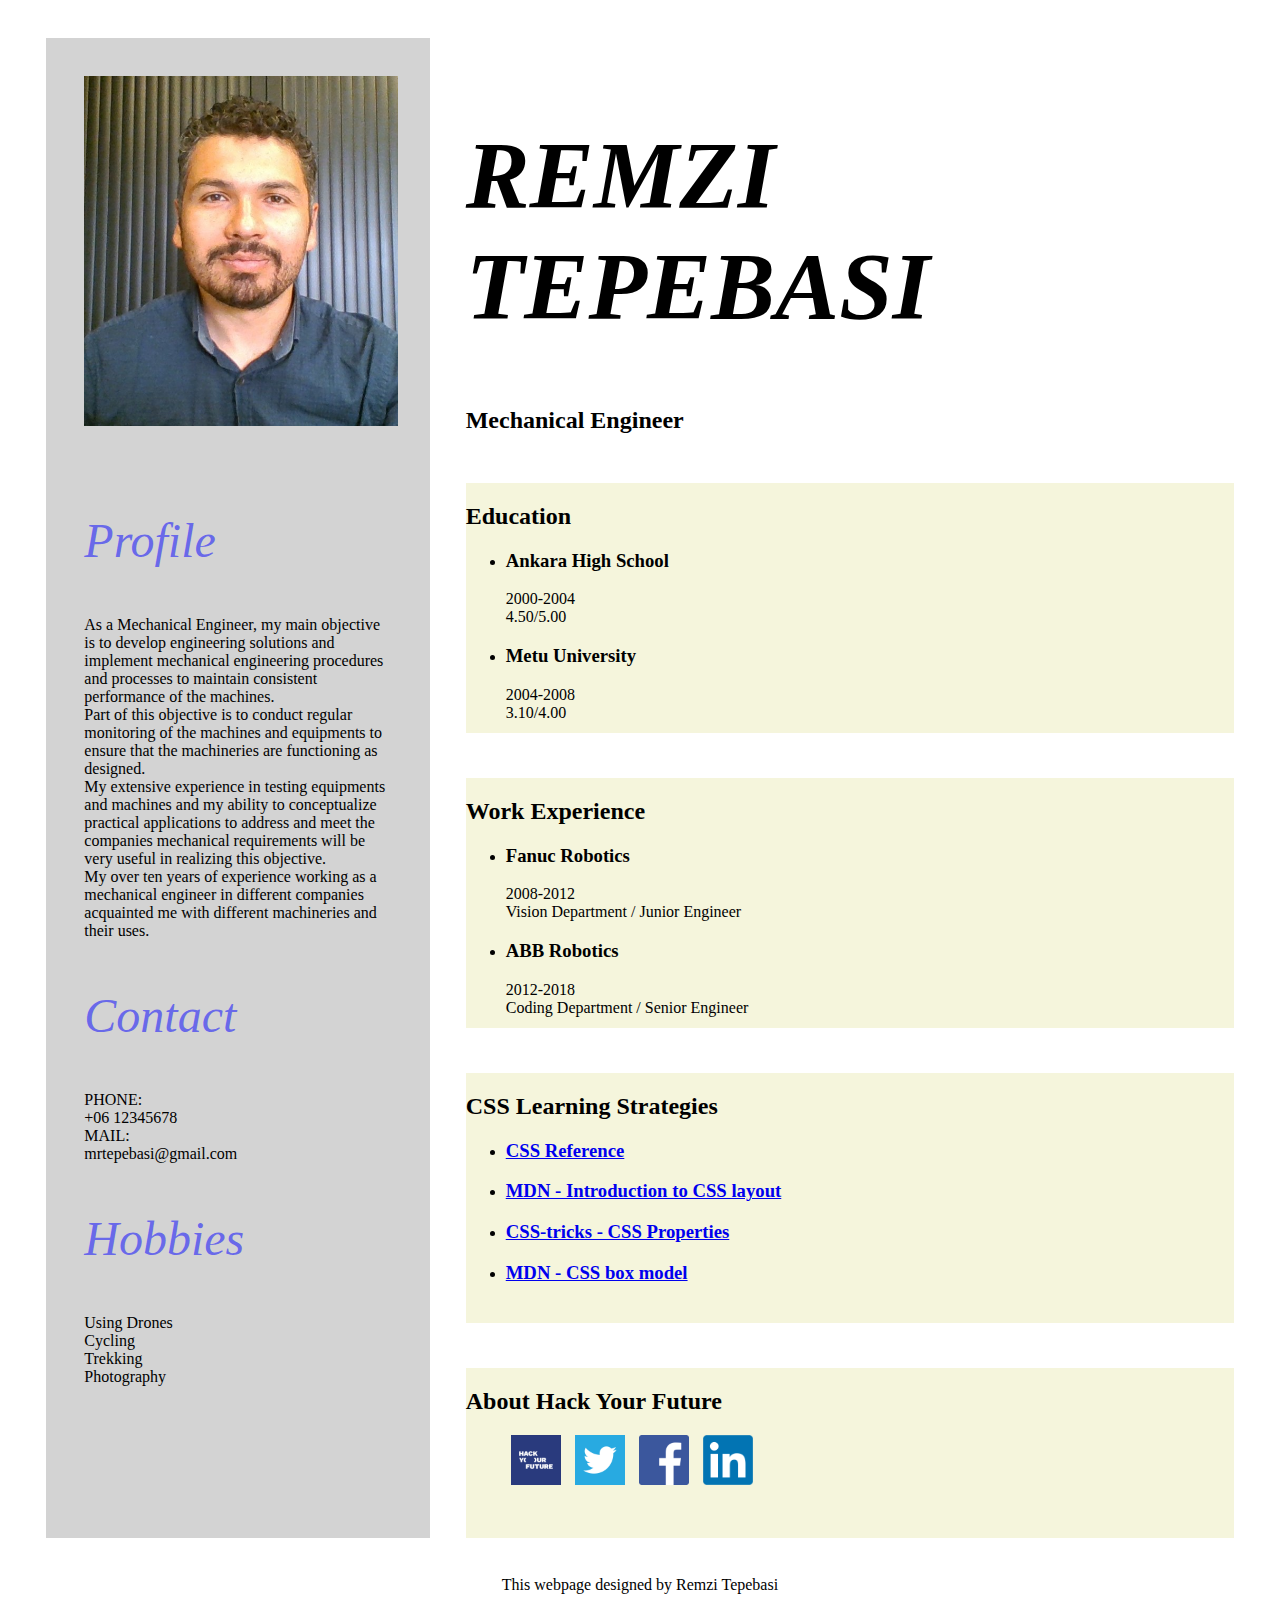
<file: week1/index.html>
<head>
    <meta charset="utf-8">
    <title> Week1: CV </title>
    <link rel="stylesheet" type="text/css" href="main.css" />
</head>

<body>
    <div class="wrapper">
        <div class="leftbox">
            <img id="photo" src="photo\foto.jpg" alt="my photo">
            <p class="subtitle">Profile</p>
            <p class="subcontent"> As a Mechanical Engineer, my main objective is to develop engineering solutions and
                implement mechanical engineering procedures and processes to maintain
                consistent performance of the machines. <br> Part of this objective is to conduct regular monitoring of
                the machines and equipments to ensure that the machineries are
                functioning as designed. <br> My extensive experience in testing equipments and machines and my ability
                to conceptualize practical applications to address
                and meet the companies mechanical requirements will be very useful in realizing this objective. <br>
                My over ten years of experience working as a mechanical engineer in different companies acquainted me
                with different machineries and their uses.</p>
            <p class="subtitle">Contact</p>
            <p class="subcontent"> PHONE: <br> +06 12345678 <br> MAIL: <br> mrtepebasi@gmail.com </p>
            <p class="subtitle">Hobbies</p>
            <p class="subcontent"> Using Drones <br> Cycling <br> Trekking <br> Photography </p>
        </div>
        <div class="info">
            <br>
            <h1>REMZI <br> TEPEBASI</h1>
            <h2>Mechanical Engineer</h2>
        </div>
        <section class="Edu">
            <h2>Education</h2>
            <ul>
                <li>
                    <h3>Ankara High School</h3>
                    <p> 2000-2004 <br> 4.50/5.00 </p>
                </li>
                <li>
                    <h3>Metu University</h3>
                    <p> 2004-2008 <br> 3.10/4.00 </p>
                </li>
            </ul>
        </section>
        <section class="Emp">
            <h2>Work Experience</h2>
            <ul>
                <li>
                    <h3>Fanuc Robotics</h3>
                    <p> 2008-2012 <br> Vision Department / Junior Engineer </p>
                </li>
                <li>
                    <h3>ABB Robotics</h3>
                    <p> 2012-2018 <br> Coding Department / Senior Engineer </p>
                </li>
            </ul>
        </section>
        <section class="Str">
            <h2>CSS Learning Strategies</h2>
            <ul>
                <li> <a href="http://cssreference.io/"><h3> CSS Reference </h3></a></li>
                <li> <a href="https://developer.mozilla.org/en-US/docs/Learn/CSS/CSS_layout/Introduction"><h3> MDN - Introduction to CSS layout </h3></a></li>
                <li> <a href="https://css-tricks.com/almanac/properties/"><h3> CSS-tricks - CSS Properties </h3></a></li>
                <li> <a href="https://developer.mozilla.org/en-US/docs/Web/CSS/CSS_Box_Model/Introduction_to_the_CSS_box_model"><h3> MDN - CSS box model </h3></a></li>
            </ul>
        </section>
        <section class="hyf">
                <h2>About Hack Your Future</h2>
                <ul class="nopunt">
                    <li> <a href="https://www.hackyourfuture.net/"><img class="logo" src="photo\hyf.png" alt="hyf logo"></a></li>
                    <li> <a href="https://twitter.com/hackyourfutures"><img class="logo" src="photo\twit.png" alt="twitter logo"></a></li>
                    <li> <a href="https://www.facebook.com/hackyourfuturenow/"><img class="logo" src="photo\face.png" alt="facebook logo"></a></li>
                    <li> <a href="https://www.linkedin.com/company/hackyourfuture/"><img class="logo" src="photo\link.png" alt="linkedin logo"></a></li>
                </ul>
            </section>
    </div>
    <footer>
        <p>This webpage designed by Remzi Tepebasi</p>
    </footer>

</body>
</file>
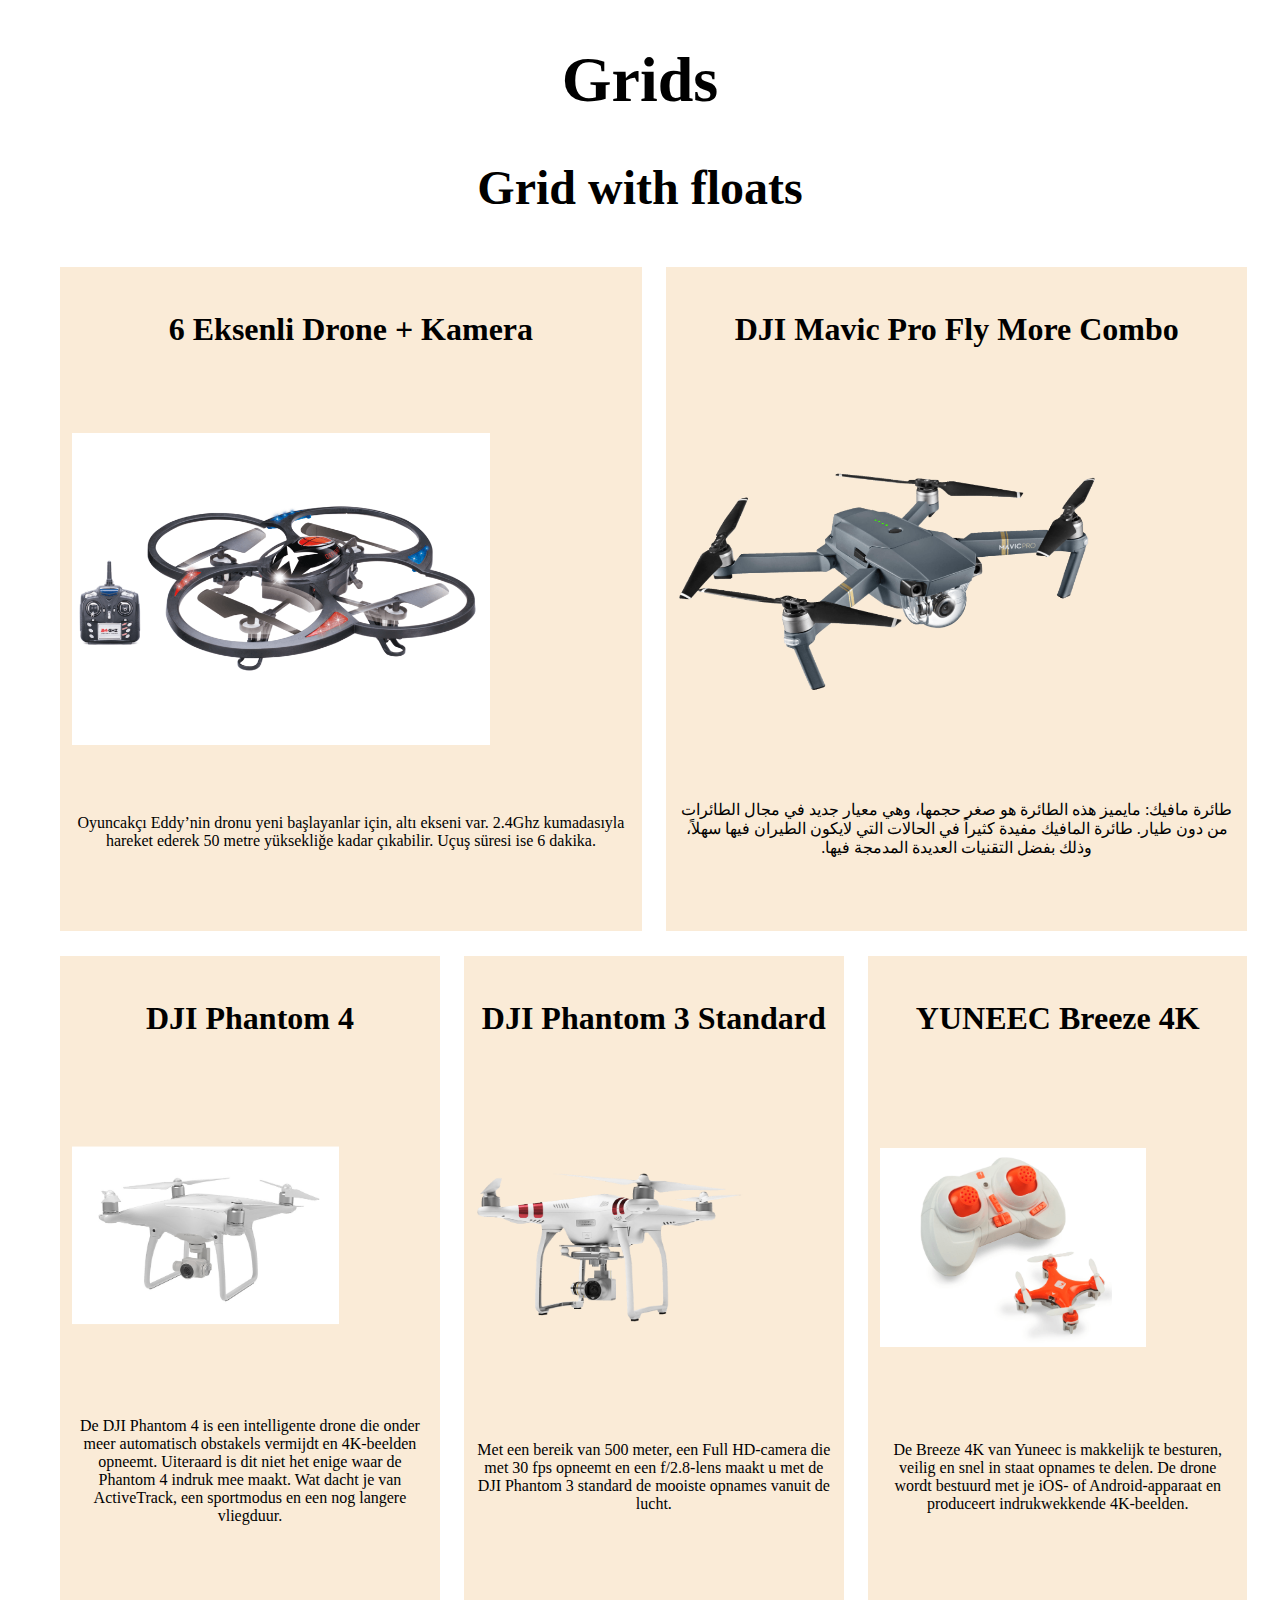
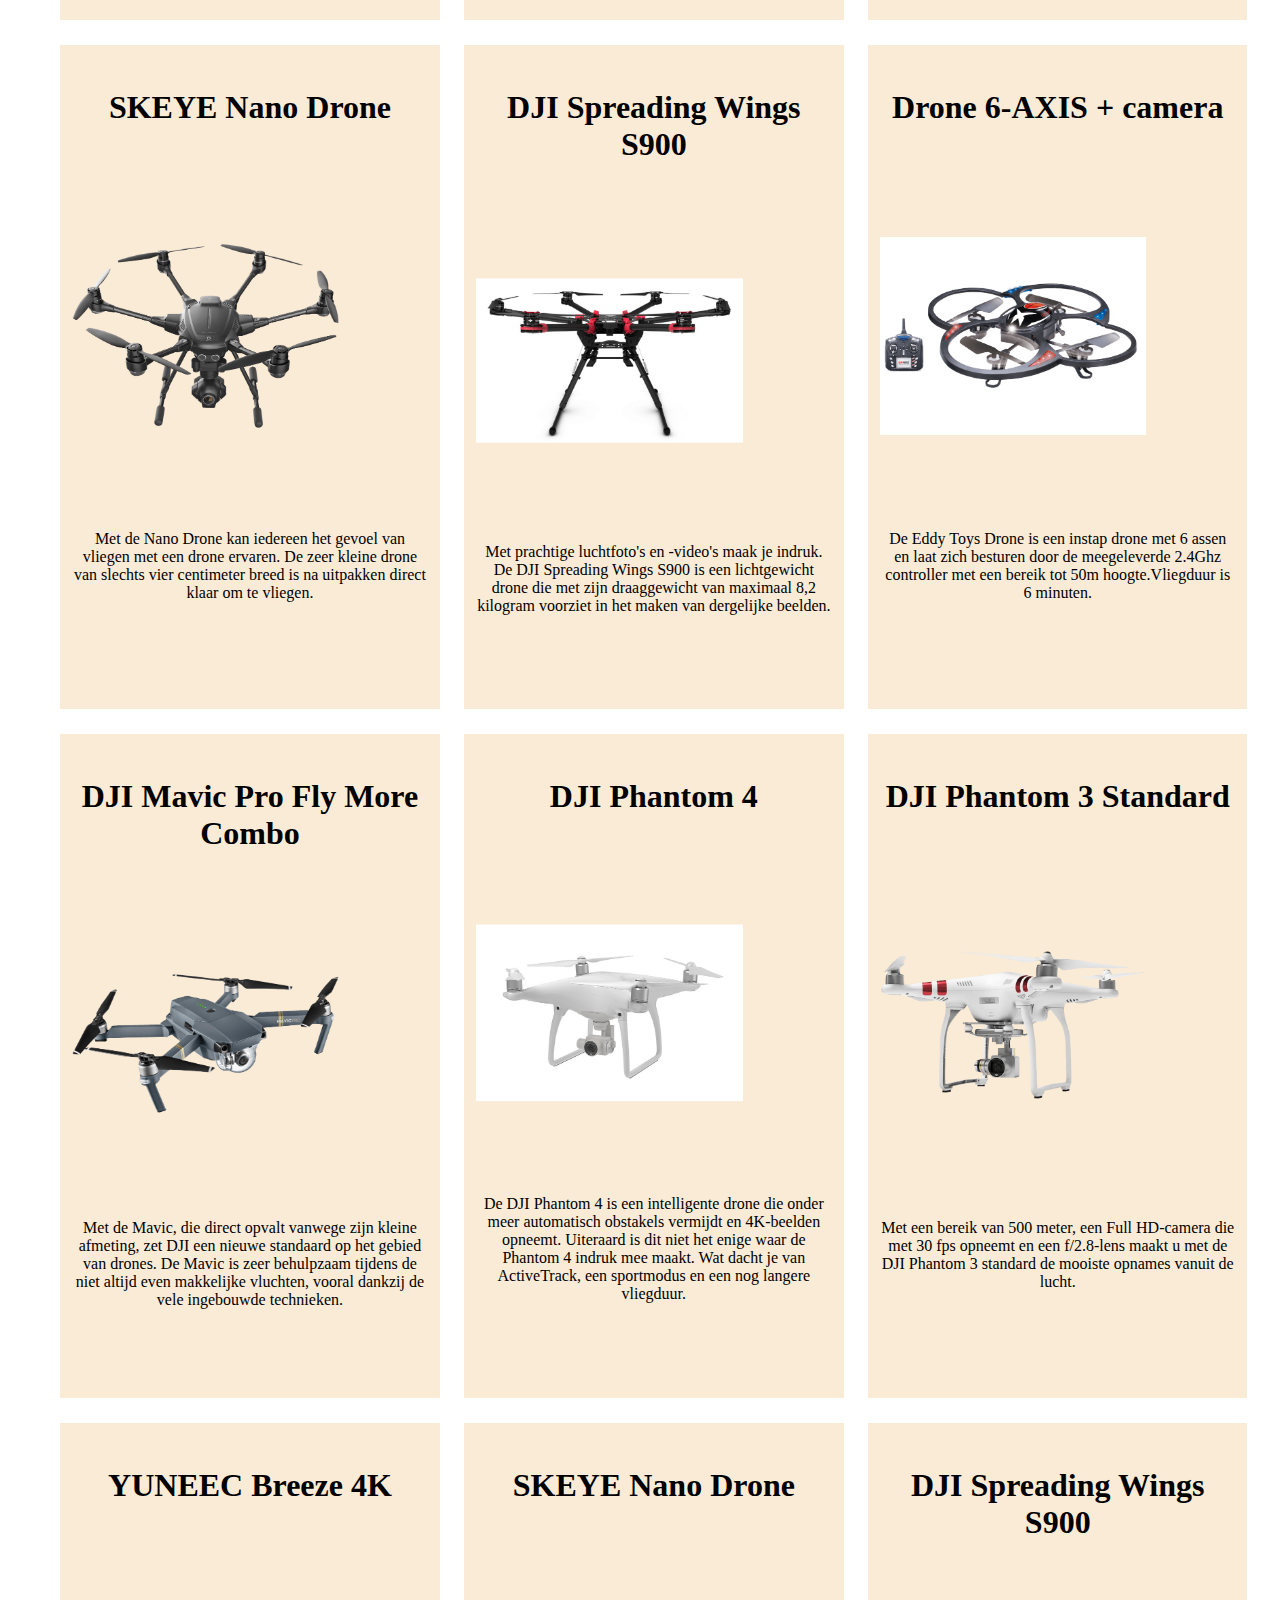
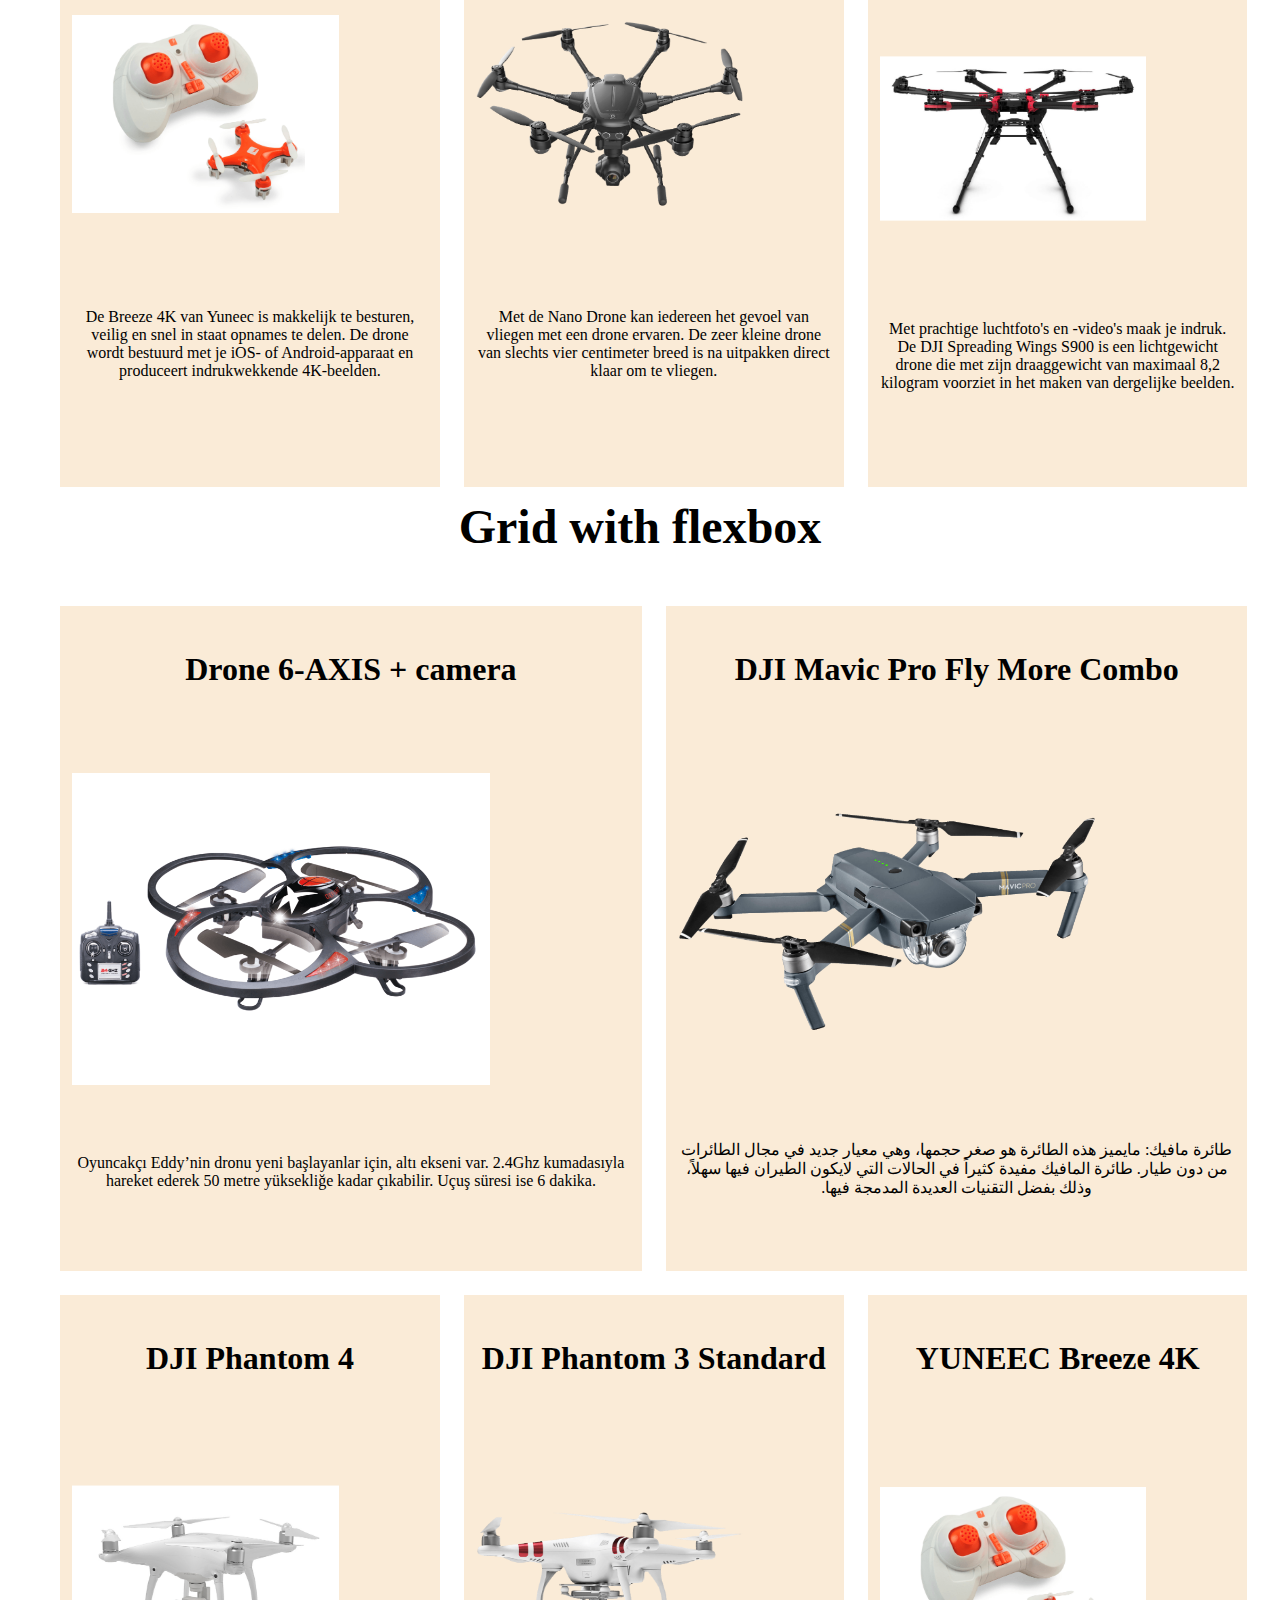
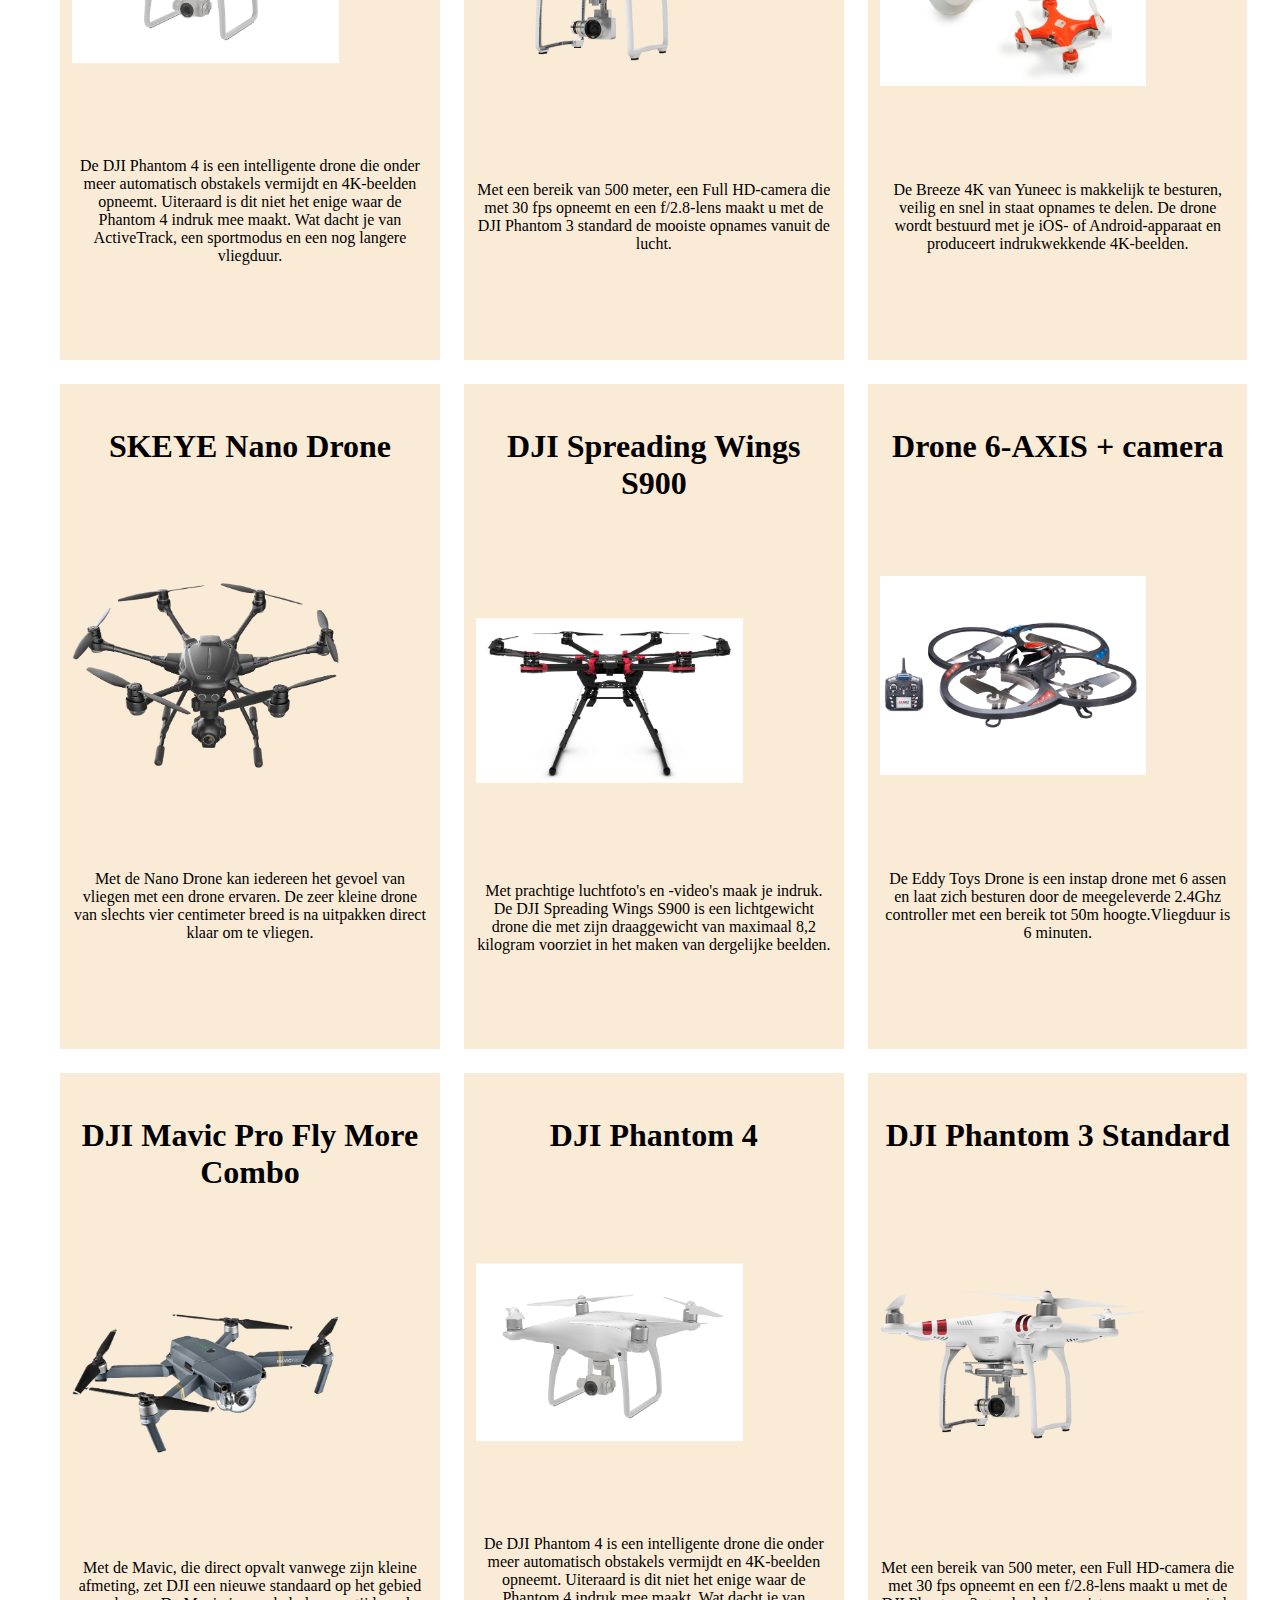
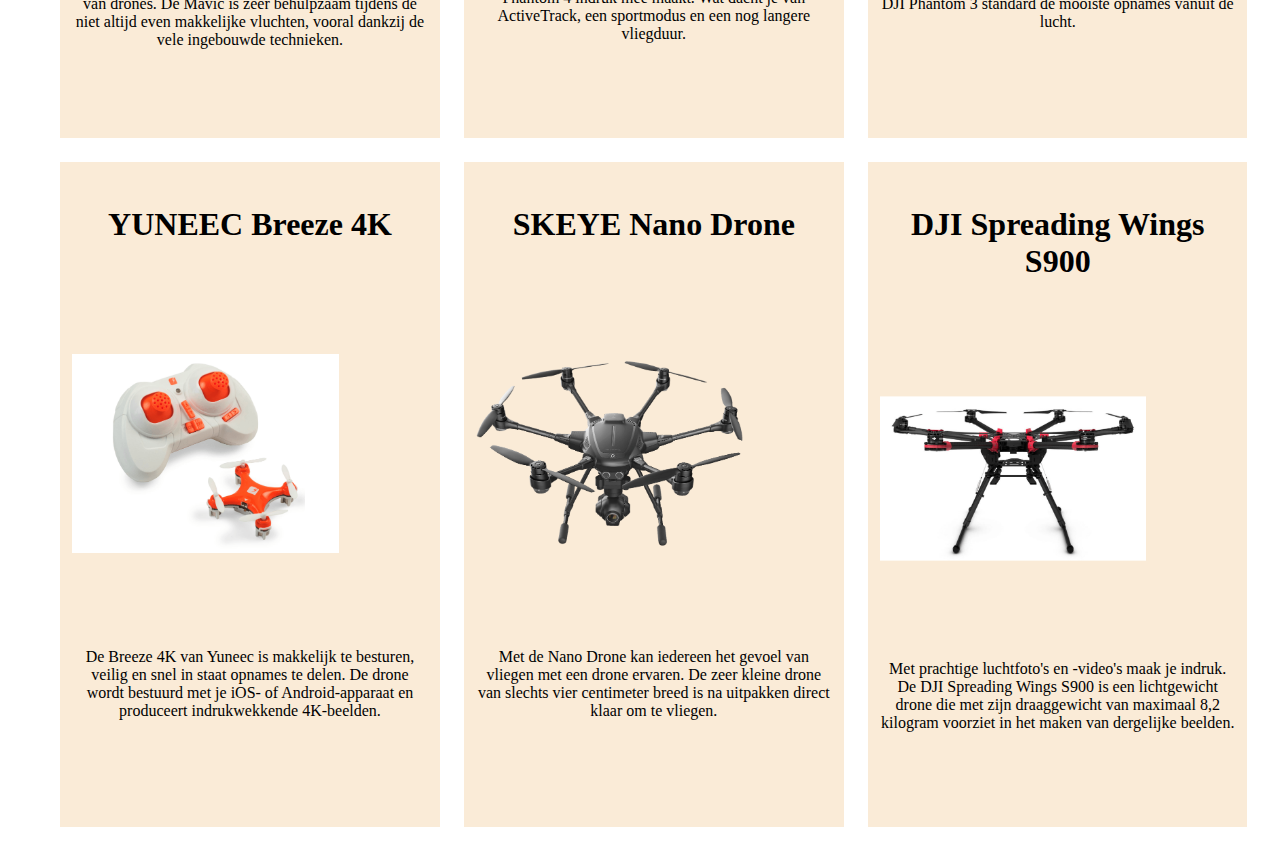
<file: week2/index.html>
<!doctype html>
<html>
    <head>
        <meta charset="utf-8">
        <meta name="viewport" content="width=device-width, initial-scale=1.0">
        <title>Grids</title>
        <link rel="stylesheet" href="style.css">
    </head>
    <body>
        <header>
            <h1>Grids</h1>
        </header>
        <main>
            <section>
                <h2>Grid with floats</h2>
                <ul id="grid-floats">
                    <li class="grid-item">
                        <h3>6 Eksenli Drone + Kamera</h3>
                        <img src="images/drone1.png">
                        <p>Oyuncakçı Eddy’nin dronu yeni başlayanlar için, altı ekseni var. 2.4Ghz kumadasıyla hareket ederek 50 metre yüksekliğe kadar çıkabilir. Uçuş süresi ise 6 dakika.</p>
                    </li>
                    <li class="grid-item">
                        <h3>DJI Mavic Pro Fly More Combo</h3>
                        <img src="images/drone2.png">
                         <p dir="rtl">طائرة مافيك: مايميز هذه الطائرة هو صغر حجمها، وهي معيار جديد في مجال الطائرات من دون طيار. طائرة المافيك مفيدة كثيراً في الحالات التي لايكون الطيران فيها سهلاً، وذلك بفضل التقنيات العديدة المدمجة فيها.</p>
                    </li>
                    <li class="grid-item">
                        <h3>DJI Phantom 4</h3>
                        <img src="images/drone3.png">
                        <p>De DJI Phantom 4 is een intelligente drone die onder meer automatisch obstakels vermijdt en 4K-beelden opneemt. Uiteraard is dit niet het enige waar de Phantom 4 indruk mee maakt. Wat dacht je van ActiveTrack, een sportmodus en een nog langere vliegduur.</p>
                    </li>
                    <li class="grid-item">
                        <h3>DJI Phantom 3 Standard</h3>
                        <img src="images/drone4.png">
                        <p>Met een bereik van 500 meter, een Full HD-camera die met 30 fps opneemt en een f/2.8-lens maakt u met de DJI Phantom 3 standard de mooiste opnames vanuit de lucht.</p>
                    </li>
                    <li class="grid-item">
                        <h3>YUNEEC Breeze 4K</h3>
                        <img src="images/drone5.png">
                        <p>De Breeze 4K van Yuneec is makkelijk te besturen, veilig en snel in staat opnames te delen. De drone wordt bestuurd met je iOS- of Android-apparaat en produceert indrukwekkende 4K-beelden.</p>
                    </li>
                    <li class="grid-item">
                        <h3>SKEYE Nano Drone</h3>
                        <img src="images/drone6.png">
                        <p>Met de Nano Drone kan iedereen het gevoel van vliegen met een drone ervaren. De zeer kleine drone van slechts vier centimeter breed is na uitpakken direct klaar om te vliegen.</p>
                    </li>
                    <li class="grid-item">
                        <h3>DJI Spreading Wings S900</h3>
                        <img src="images/drone7.png">
                        <p>Met prachtige luchtfoto's en -video's maak je indruk. De DJI Spreading Wings S900 is een lichtgewicht drone die met zijn draaggewicht van maximaal 8,2 kilogram voorziet in het maken van dergelijke beelden.</p>
                    </li>
                    <li class="grid-item">
                        <h3>Drone 6-AXIS + camera</h3>
                        <img src="images/drone1.png">
                        <p>De Eddy Toys Drone is een instap drone met 6 assen en laat zich besturen door de meegeleverde 2.4Ghz controller met een bereik tot 50m hoogte.Vliegduur is 6 minuten.</p>
                    </li>
                    <li class="grid-item">
                        <h3>DJI Mavic Pro Fly More Combo</h3>
                        <img src="images/drone2.png">
                        <p>Met de Mavic, die direct opvalt vanwege zijn kleine afmeting, zet DJI een nieuwe standaard op het gebied van drones. De Mavic is zeer behulpzaam tijdens de niet altijd even makkelijke vluchten, vooral dankzij de vele ingebouwde technieken.</p>
                    </li>
                    <li class="grid-item">
                        <h3>DJI Phantom 4</h3>
                        <img src="images/drone3.png">
                        <p>De DJI Phantom 4 is een intelligente drone die onder meer automatisch obstakels vermijdt en 4K-beelden opneemt. Uiteraard is dit niet het enige waar de Phantom 4 indruk mee maakt. Wat dacht je van ActiveTrack, een sportmodus en een nog langere vliegduur.</p>
                    </li>
                    <li class="grid-item">
                        <h3>DJI Phantom 3 Standard</h3>
                        <img src="images/drone4.png">
                        <p>Met een bereik van 500 meter, een Full HD-camera die met 30 fps opneemt en een f/2.8-lens maakt u met de DJI Phantom 3 standard de mooiste opnames vanuit de lucht.</p>
                    </li>
                    <li class="grid-item">
                        <h3>YUNEEC Breeze 4K</h3>
                        <img src="images/drone5.png">
                        <p>De Breeze 4K van Yuneec is makkelijk te besturen, veilig en snel in staat opnames te delen. De drone wordt bestuurd met je iOS- of Android-apparaat en produceert indrukwekkende 4K-beelden.</p>
                    </li>
                    <li class="grid-item">
                        <h3>SKEYE Nano Drone</h3>
                        <img src="images/drone6.png">
                        <p>Met de Nano Drone kan iedereen het gevoel van vliegen met een drone ervaren. De zeer kleine drone van slechts vier centimeter breed is na uitpakken direct klaar om te vliegen.</p>
                    </li>
                    <li class="grid-item">
                        <h3>DJI Spreading Wings S900</h3>
                        <img src="images/drone7.png">
                        <p>Met prachtige luchtfoto's en -video's maak je indruk. De DJI Spreading Wings S900 is een lichtgewicht drone die met zijn draaggewicht van maximaal 8,2 kilogram voorziet in het maken van dergelijke beelden.</p>
                    </li>
                </ul>
                
            </section>
            <section>
                <h2>Grid with flexbox</h2>
                <ul id="grid-flex">
                    <li class="grid-item">
                        <h3>Drone 6-AXIS + camera</h3>
                        <img src="images/drone1.png">
                        <p>Oyuncakçı Eddy’nin dronu yeni başlayanlar için, altı ekseni var. 2.4Ghz kumadasıyla hareket ederek 50 metre yüksekliğe kadar çıkabilir. Uçuş süresi ise 6 dakika.</p>
                    </li>
                    <li class="grid-item">
                        <h3>DJI Mavic Pro Fly More Combo</h3>
                        <img src="images/drone2.png">
                         <p dir="rtl">طائرة مافيك: مايميز هذه الطائرة هو صغر حجمها، وهي معيار جديد في مجال الطائرات من دون طيار. طائرة المافيك مفيدة كثيراً في الحالات التي لايكون الطيران فيها سهلاً، وذلك بفضل التقنيات العديدة المدمجة فيها.</p>
                    </li>
                    <li class="grid-item">
                        <h3>DJI Phantom 4</h3>
                        <img src="images/drone3.png">
                        <p>De DJI Phantom 4 is een intelligente drone die onder meer automatisch obstakels vermijdt en 4K-beelden opneemt. Uiteraard is dit niet het enige waar de Phantom 4 indruk mee maakt. Wat dacht je van ActiveTrack, een sportmodus en een nog langere vliegduur.</p>
                    </li>
                    <li class="grid-item">
                        <h3>DJI Phantom 3 Standard</h3>
                        <img src="images/drone4.png">
                        <p>Met een bereik van 500 meter, een Full HD-camera die met 30 fps opneemt en een f/2.8-lens maakt u met de DJI Phantom 3 standard de mooiste opnames vanuit de lucht.</p>
                    </li>
                    <li class="grid-item">
                        <h3>YUNEEC Breeze 4K</h3>
                        <img src="images/drone5.png">
                        <p>De Breeze 4K van Yuneec is makkelijk te besturen, veilig en snel in staat opnames te delen. De drone wordt bestuurd met je iOS- of Android-apparaat en produceert indrukwekkende 4K-beelden.</p>
                    </li>
                    <li class="grid-item">
                        <h3>SKEYE Nano Drone</h3>
                        <img src="images/drone6.png">
                        <p>Met de Nano Drone kan iedereen het gevoel van vliegen met een drone ervaren. De zeer kleine drone van slechts vier centimeter breed is na uitpakken direct klaar om te vliegen.</p>
                    </li>
                    <li class="grid-item">
                        <h3>DJI Spreading Wings S900</h3>
                        <img src="images/drone7.png">
                        <p>Met prachtige luchtfoto's en -video's maak je indruk. De DJI Spreading Wings S900 is een lichtgewicht drone die met zijn draaggewicht van maximaal 8,2 kilogram voorziet in het maken van dergelijke beelden.</p>
                    </li>
                    <li class="grid-item">
                        <h3>Drone 6-AXIS + camera</h3>
                        <img src="images/drone1.png">
                        <p>De Eddy Toys Drone is een instap drone met 6 assen en laat zich besturen door de meegeleverde 2.4Ghz controller met een bereik tot 50m hoogte.Vliegduur is 6 minuten.</p>
                    </li>
                    <li class="grid-item">
                        <h3>DJI Mavic Pro Fly More Combo</h3>
                        <img src="images/drone2.png">
                        <p>Met de Mavic, die direct opvalt vanwege zijn kleine afmeting, zet DJI een nieuwe standaard op het gebied van drones. De Mavic is zeer behulpzaam tijdens de niet altijd even makkelijke vluchten, vooral dankzij de vele ingebouwde technieken.</p>
                    </li>
                    <li class="grid-item">
                        <h3>DJI Phantom 4</h3>
                        <img src="images/drone3.png">
                        <p>De DJI Phantom 4 is een intelligente drone die onder meer automatisch obstakels vermijdt en 4K-beelden opneemt. Uiteraard is dit niet het enige waar de Phantom 4 indruk mee maakt. Wat dacht je van ActiveTrack, een sportmodus en een nog langere vliegduur.</p>
                    </li>
                    <li class="grid-item">
                        <h3>DJI Phantom 3 Standard</h3>
                        <img src="images/drone4.png">
                        <p>Met een bereik van 500 meter, een Full HD-camera die met 30 fps opneemt en een f/2.8-lens maakt u met de DJI Phantom 3 standard de mooiste opnames vanuit de lucht.</p>
                    </li>
                    <li class="grid-item">
                        <h3>YUNEEC Breeze 4K</h3>
                        <img src="images/drone5.png">
                        <p>De Breeze 4K van Yuneec is makkelijk te besturen, veilig en snel in staat opnames te delen. De drone wordt bestuurd met je iOS- of Android-apparaat en produceert indrukwekkende 4K-beelden.</p>
                    </li>
                    <li class="grid-item">
                        <h3>SKEYE Nano Drone</h3>
                        <img src="images/drone6.png">
                        <p>Met de Nano Drone kan iedereen het gevoel van vliegen met een drone ervaren. De zeer kleine drone van slechts vier centimeter breed is na uitpakken direct klaar om te vliegen.</p>
                    </li>
                    <li class="grid-item">
                        <h3>DJI Spreading Wings S900</h3>
                        <img src="images/drone7.png">
                        <p>Met prachtige luchtfoto's en -video's maak je indruk. De DJI Spreading Wings S900 is een lichtgewicht drone die met zijn draaggewicht van maximaal 8,2 kilogram voorziet in het maken van dergelijke beelden.</p>
                    </li>
                </ul>
            </section>
        </main>
    </body>
</html>
</file>
<file: week1/main.css>
.wrapper {
    display: grid;
    grid-template-columns: 1fr 2fr;
    grid-template-rows: 400px 250px 250px 250px 170px;
    grid-gap: 3%;
    margin: 3%;
    height: 1500px;
}
.leftbox {
    grid-column: 1;
    grid-row: 1 / 5;
    height: 1500px;
    background-color: lightgrey;
}
.info {
    grid-column: 2;
    grid-row: 1;
}
.edu {
    grid-row: 2;
    grid-column: 2;
    background-color:  beige;
}
.emp {
    grid-row: 3;
    grid-column: 2;
    background-color: beige;
}
.str {
    grid-row: 4;
    grid-column: 2;
    background-color: beige;
}
.hyf {
    grid-row: 5;
    grid-column: 2;
    background-color: beige;
}
#photo {
    height: 350px;
    margin: 10%;
}
.subtitle {
    font-size: 3em;
    color: rgba(0, 0, 255, 0.527);
    margin-left: 10%;
    font-family: 'Franklin Gothic Medium';
    font-style: italic;
}
.subcontent {
    margin: 10%;
}
h1 {
    font-family: Century;
    font-size: 6em;
    font-style: oblique;
}
.logo {
    width: 50px;
}
.nopunt {
    list-style: none;
}
.hyf li {
    display: inline;
    margin: 5px;
}
footer {
    text-align: center;
}
</file>
<file: week2/style.css>
h1 {
    text-align: center;
    font-size: 4rem;
}
h2 {
    text-align: center;
    font-size: 3rem;
    clear: both;
}
h3 {
    font-size: 2rem;
}
.grid-item {
    display: grid;
    background-color: rgb(228, 228, 72);
    
}
#grid-floats .grid-item {
    float: left;
}
#grid-flex {
    display: flex;
    flex-flow: row wrap;
}
.grid-item {
    list-style-type: none;
    margin: 1%;
    padding: 1%;
    height: 40rem;
    text-align: center;
    background-color: antiquewhite;
}
.grid-item img{
    max-width: 75%;
    height: auto;
}
@media all and (min-width: 1501px) {
    .grid-item {
        width: 21%;
    }
    .grid-item:nth-child(1) {
        width: 46%;
    }
}
@media (max-width: 1500px) and (min-width: 901px) {
    .grid-item {
        width: 29%;
    }
    .grid-item:nth-child(1) {
        width: 45.5%;
    }
    .grid-item:nth-child(2) {
        width: 45.5%;
    }
}
@media (max-width: 900px) {
    .grid-item {
        width: 45%;
    }
    .grid-item:nth-child(1) {
        width: 94%;
    }
}
@keyframes colorchange {
  from {background-color: antiquewhite;}
  to {background-color: red;}
}

.grid-item:nth-child(1) {
  background-color: antiquewhite;
  animation-name: colorchange;
  animation-duration: 4s;
  animation-iteration-count: infinite;
  animation-direction: alternate;
}
</file>
